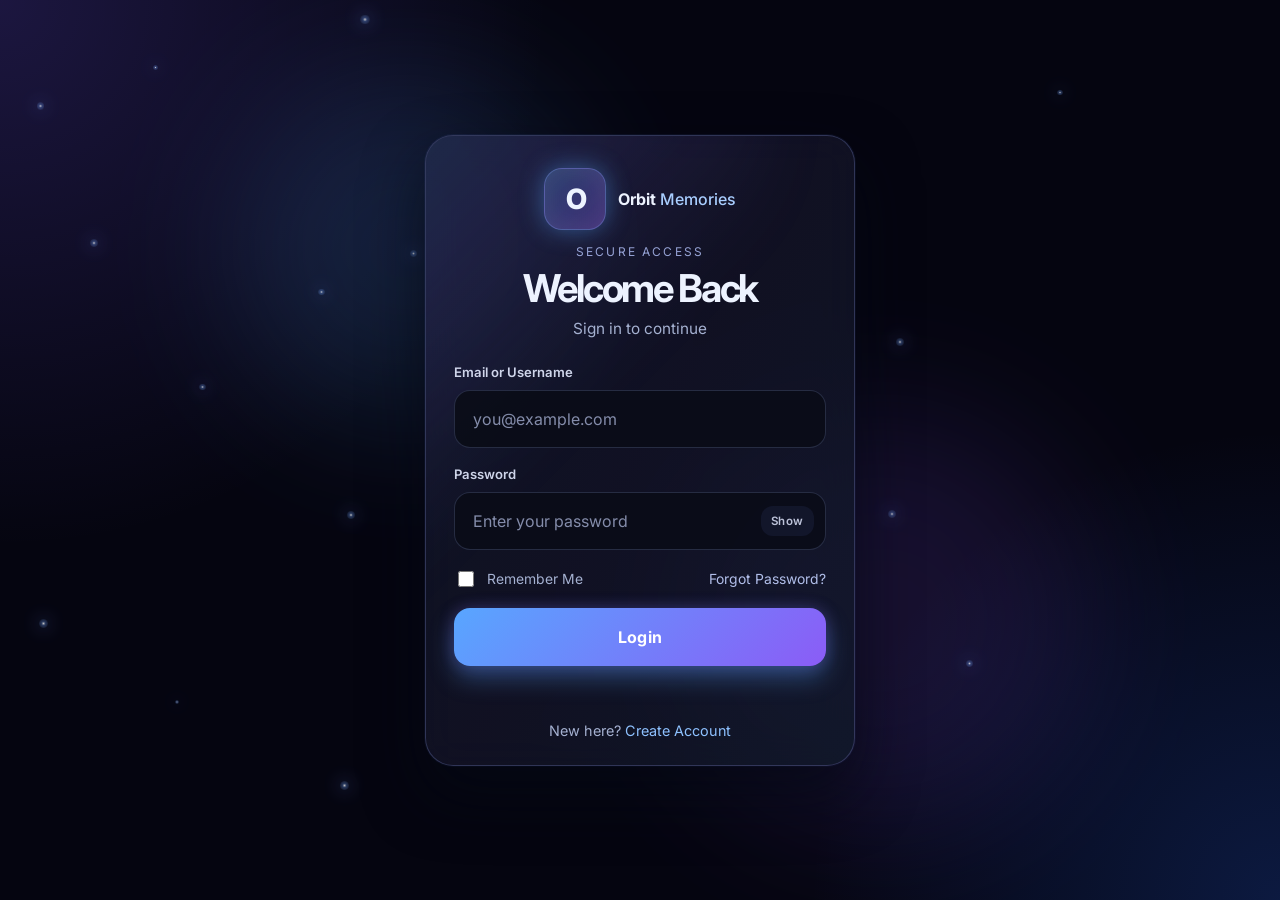
<file: index.html>
<!DOCTYPE html>
<html lang="en">
  <head>
    <meta charset="UTF-8" />
    <meta name="viewport" content="width=device-width, initial-scale=1.0" />
    <meta
      name="description"
      content="Sign in to your Orbit Memories photo archive."
    />
    <title>Orbit Memories | Login</title>
    <link rel="preconnect" href="https://fonts.googleapis.com" />
    <link rel="preconnect" href="https://fonts.gstatic.com" crossorigin />
    <link
      href="https://fonts.googleapis.com/css2?family=Inter:wght@400;500;600;700;800&display=swap"
      rel="stylesheet"
    />
    <link rel="stylesheet" href="style.css?v=2" />
  </head>
  <body class="auth-page login-page">
    <div class="page-transition-overlay" aria-hidden="true">
      <div class="transition-glow"></div>
    </div>

    <div class="page-shell">
      <div class="bg-orb orb-1" aria-hidden="true"></div>
      <div class="bg-orb orb-2" aria-hidden="true"></div>
      <div id="particles" aria-hidden="true"></div>

      <main class="auth-card login-card" aria-label="Login panel">
        <div class="card-glow" aria-hidden="true"></div>

        <div class="brand-wrap" aria-label="Orbit Memories">
          <div class="brand-lockup">
            <div class="brand-mark">O</div>
            <span class="brand-wordmark">Orbit <strong>Memories</strong></span>
          </div>
        </div>

        <p class="eyebrow">Secure Access</p>
        <h1>Welcome Back</h1>
        <p class="subtitle">Sign in to continue</p>

        <form id="loginForm" novalidate>
          <div class="field-wrap" id="userFieldWrap">
            <label for="username">Email or Username</label>
            <input
              id="username"
              name="username"
              type="text"
              placeholder="you@example.com"
              autocomplete="username"
              spellcheck="false"
            />
          </div>

          <div class="field-wrap" id="passwordFieldWrap">
            <label for="password">Password</label>
            <div class="password-input-wrap">
              <input
                id="password"
                name="password"
                type="password"
                placeholder="Enter your password"
                autocomplete="current-password"
              />
              <button
                type="button"
                class="password-toggle"
                aria-label="Show password"
                aria-pressed="false"
              >
                <span class="toggle-icon">Show</span>
              </button>
            </div>
          </div>

          <div class="form-row">
            <label class="checkbox-wrap" for="rememberMe">
              <input id="rememberMe" name="rememberMe" type="checkbox" />
              <span>Remember Me</span>
            </label>
            <a href="forgot-password.html" class="text-link">Forgot Password?</a>
          </div>

          <button type="submit" class="login-btn" id="loginButton">
            <span class="btn-text">Login</span>
            <span class="btn-loader" aria-hidden="true"></span>
          </button>

          <p id="formMessage" class="form-message" aria-live="polite"></p>

          <p class="register-text">
            New here?
            <a href="create-account.html" class="text-link accent-link">Create Account</a>
          </p>
        </form>
      </main>
    </div>

    <script src="script.js?v=2"></script>
  </body>
</html>
</file>
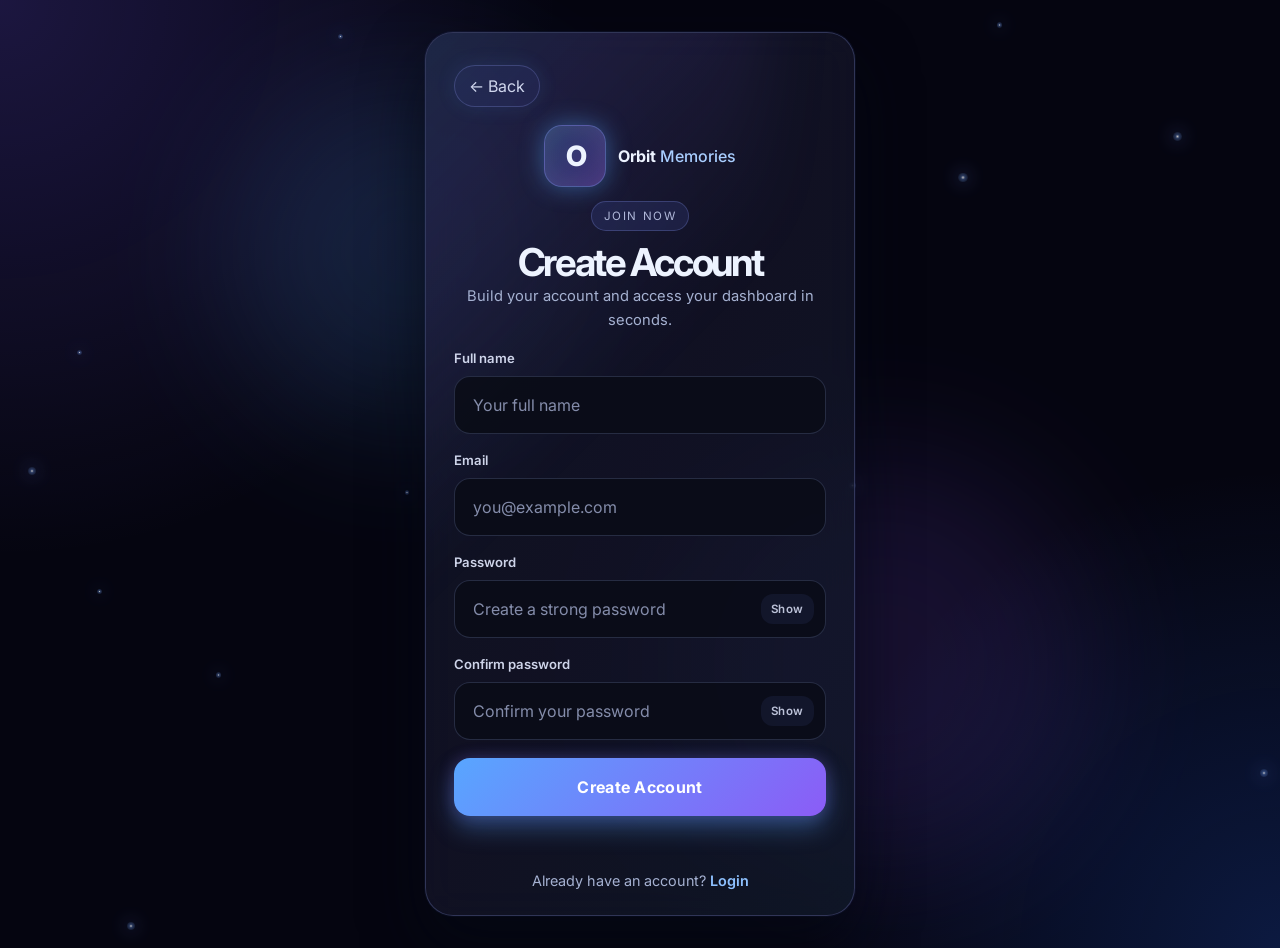
<file: create-account.html>
<!DOCTYPE html>
<html lang="en">
  <head>
    <meta charset="UTF-8" />
    <meta name="viewport" content="width=device-width, initial-scale=1.0" />
    <meta
      name="description"
      content="Create an Orbit Memories account for your personal photo archive."
    />
    <title>Orbit Memories | Create Account</title>
    <link rel="preconnect" href="https://fonts.googleapis.com" />
    <link rel="preconnect" href="https://fonts.gstatic.com" crossorigin />
    <link
      href="https://fonts.googleapis.com/css2?family=Inter:wght@400;500;600;700;800&display=swap"
      rel="stylesheet"
    />
    <link rel="stylesheet" href="style.css?v=2" />
  </head>
  <body class="auth-page signup-page">
    <div class="page-transition-overlay" aria-hidden="true">
      <div class="transition-glow"></div>
    </div>

    <div class="page-shell">
      <div class="bg-orb orb-1" aria-hidden="true"></div>
      <div class="bg-orb orb-2" aria-hidden="true"></div>
      <div id="particles" aria-hidden="true"></div>

      <main class="auth-card" aria-label="Create account panel">
        <div class="card-glow" aria-hidden="true"></div>

        <a href="index.html" class="back-button" aria-label="Back to login">← Back</a>

        <div class="brand-wrap" aria-label="Orbit Memories">
          <div class="brand-lockup">
            <div class="brand-mark">O</div>
            <span class="brand-wordmark">Orbit <strong>Memories</strong></span>
          </div>
        </div>

        <div class="card-header">
          <span class="step-pill">Join now</span>
          <h1>Create Account</h1>
        </div>

        <p class="card-copy">
          Build your account and access your dashboard in seconds.
        </p>

        <form id="signupForm" novalidate>
          <div class="field-wrap" id="signupNameWrap">
            <label for="signupName">Full name</label>
            <input
              id="signupName"
              name="signupName"
              type="text"
              placeholder="Your full name"
              autocomplete="name"
            />
          </div>

          <div class="field-wrap" id="signupEmailWrap">
            <label for="signupEmail">Email</label>
            <input
              id="signupEmail"
              name="signupEmail"
              type="email"
              placeholder="you@example.com"
              autocomplete="email"
            />
          </div>

          <div class="field-wrap" id="signupPasswordWrap">
            <label for="signupPassword">Password</label>
            <div class="password-input-wrap">
              <input
                id="signupPassword"
                name="signupPassword"
                type="password"
                placeholder="Create a strong password"
                autocomplete="new-password"
              />
              <button type="button" class="password-toggle" data-password-toggle="signup" aria-label="Show password" aria-pressed="false">
                <span class="toggle-icon">Show</span>
              </button>
            </div>
          </div>

          <div class="field-wrap" id="signupConfirmWrap">
            <label for="signupConfirm">Confirm password</label>
            <div class="password-input-wrap">
              <input
                id="signupConfirm"
                name="signupConfirm"
                type="password"
                placeholder="Confirm your password"
                autocomplete="new-password"
              />
              <button type="button" class="password-toggle" data-password-toggle="confirm" aria-label="Show password" aria-pressed="false">
                <span class="toggle-icon">Show</span>
              </button>
            </div>
          </div>

          <button type="submit" class="auth-btn" id="signupButton">
            <span class="btn-text">Create Account</span>
            <span class="btn-loader" aria-hidden="true"></span>
          </button>

          <p id="signupMessage" class="form-message" aria-live="polite"></p>

          <p class="tip-text">
            Already have an account?
            <a href="index.html" class="inline-link">Login</a>
          </p>
        </form>
      </main>
    </div>

    <script src="script.js?v=2"></script>
  </body>
</html>
</file>
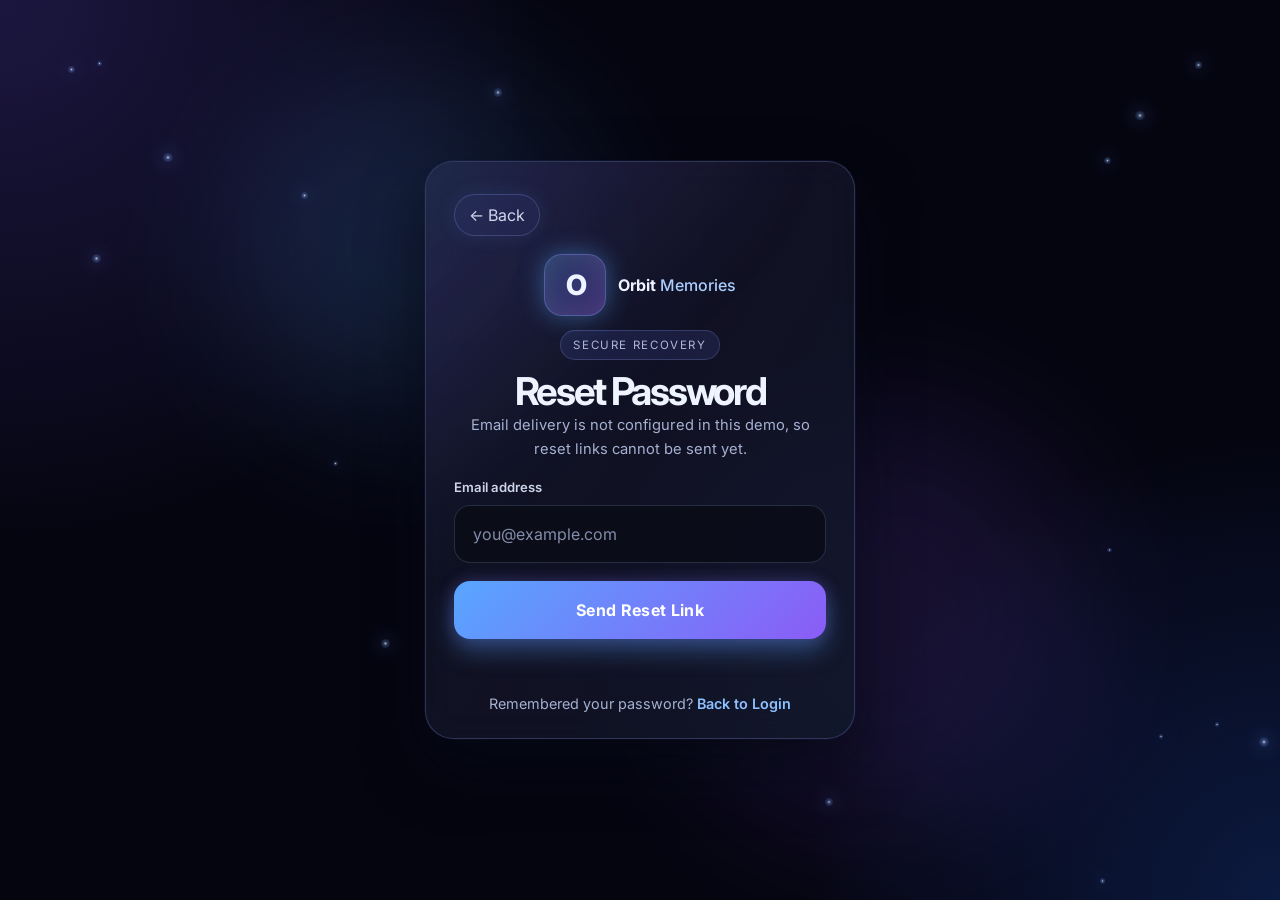
<file: forgot-password.html>
<!DOCTYPE html>
<html lang="en">
  <head>
    <meta charset="UTF-8" />
    <meta name="viewport" content="width=device-width, initial-scale=1.0" />
    <meta
      name="description"
      content="Reset your Orbit Memories account password."
    />
    <title>Orbit Memories | Reset Password</title>
    <link rel="preconnect" href="https://fonts.googleapis.com" />
    <link rel="preconnect" href="https://fonts.gstatic.com" crossorigin />
    <link
      href="https://fonts.googleapis.com/css2?family=Inter:wght@400;500;600;700;800&display=swap"
      rel="stylesheet"
    />
    <link rel="stylesheet" href="style.css?v=2" />
  </head>
  <body class="auth-page forgot-page">
    <div class="page-transition-overlay" aria-hidden="true">
      <div class="transition-glow"></div>
    </div>

    <div class="page-shell">
      <div class="bg-orb orb-1" aria-hidden="true"></div>
      <div class="bg-orb orb-2" aria-hidden="true"></div>
      <div id="particles" aria-hidden="true"></div>

      <main class="auth-card" aria-label="Forgot password panel">
        <div class="card-glow" aria-hidden="true"></div>

        <a href="index.html" class="back-button" aria-label="Back to login">← Back</a>

        <div class="brand-wrap" aria-label="Orbit Memories">
          <div class="brand-lockup">
            <div class="brand-mark">O</div>
            <span class="brand-wordmark">Orbit <strong>Memories</strong></span>
          </div>
        </div>

        <div class="card-header">
          <span class="step-pill">Secure Recovery</span>
          <h1>Reset Password</h1>
        </div>

        <p class="card-copy">
          Email delivery is not configured in this demo, so reset links cannot be sent yet.
        </p>

        <form id="forgotForm" novalidate>
          <div class="field-wrap" id="forgotFieldWrap">
            <label for="forgotEmail">Email address</label>
            <input
              id="forgotEmail"
              name="forgotEmail"
              type="email"
              placeholder="you@example.com"
              autocomplete="email"
            />
          </div>

          <button type="submit" class="auth-btn" id="forgotButton">
            <span class="btn-text">Send Reset Link</span>
            <span class="btn-loader" aria-hidden="true"></span>
          </button>

          <p id="forgotMessage" class="form-message" aria-live="polite"></p>

          <p class="tip-text">
            Remembered your password?
            <a href="index.html" class="inline-link">Back to Login</a>
          </p>
        </form>
      </main>
    </div>

    <script src="script.js?v=2"></script>
  </body>
</html>
</file>
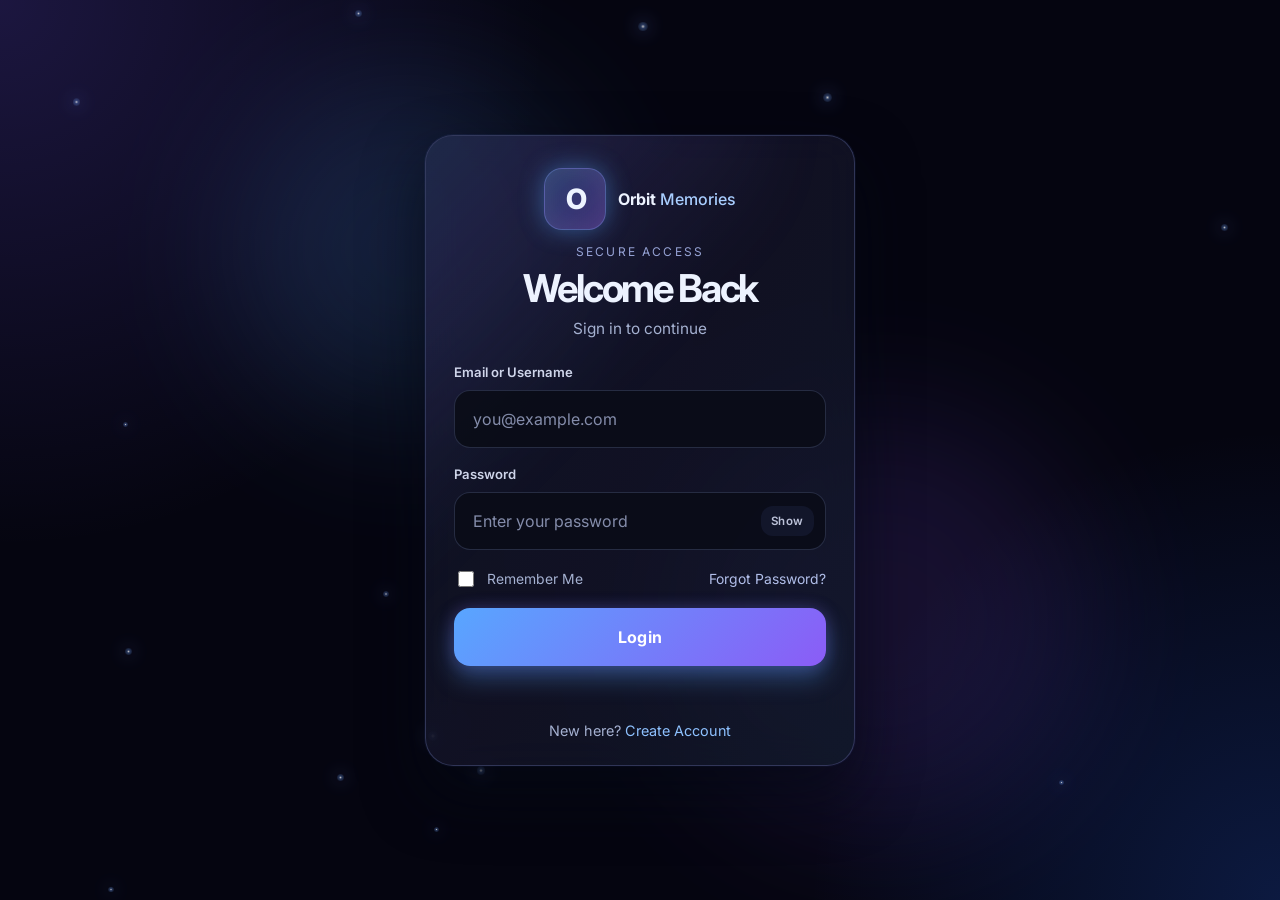
<file: vault.html>
<!DOCTYPE html>
<html lang="en">
  <head>
    <meta charset="UTF-8" />
    <meta name="viewport" content="width=device-width, initial-scale=1.0" />
    <meta name="description" content="A personal photo archive among the stars." />
    <title>Orbit Memories | Photo Archive</title>
    <link rel="preconnect" href="https://fonts.googleapis.com" />
    <link rel="preconnect" href="https://fonts.gstatic.com" crossorigin />
    <link
      href="https://fonts.googleapis.com/css2?family=DM+Sans:wght@400;500;600;700&family=Space+Grotesk:wght@400;500;600;700&display=swap"
      rel="stylesheet"
    />
    <link rel="stylesheet" href="style.css?v=2" />
  </head>
  <body class="vault-page" id="vaultPage">
    <div class="vault-space" aria-hidden="true">
      <div class="vault-nebula"></div>
      <div class="vault-stars vault-stars-far"></div>
      <div class="vault-stars vault-stars-near"></div>
    </div>

    <header class="vault-topbar">
      <a class="vault-brand" href="#gallery" aria-label="Orbit Memories home">
        <span class="vault-brand-mark" aria-hidden="true">O</span>
        <span class="vault-brand-name">ORBIT <span>MEMORIES</span></span>
      </a>

      <div class="vault-account">
        <div class="vault-avatar" id="accountAvatar" aria-hidden="true">N</div>
        <div class="vault-account-copy">
          <span class="vault-account-label">PERSONAL VAULT</span>
          <strong id="accountName">Your archive</strong>
        </div>
        <div class="vault-account-actions">
          <button class="vault-tutorial-button" id="openTutorial" type="button" title="How to use Orbit Memories" aria-label="Open the Orbit Memories tutorial">
            <svg viewBox="0 0 24 24" aria-hidden="true"><circle cx="12" cy="12" r="9" /><path d="M9.6 9a2.5 2.5 0 0 1 4.8.8c0 1.7-2.4 2.2-2.4 3.7m0 3h.01" /></svg>
            <span>Tutorial</span>
          </button>
          <button class="vault-switch-account" id="switchAccountButton" type="button" title="Switch account" aria-label="Switch account">
            <svg viewBox="0 0 24 24" aria-hidden="true"><path d="M16 21v-2a4 4 0 0 0-4-4H8a4 4 0 0 0-4 4v2m6-10a4 4 0 1 0 0-8 4 4 0 0 0 0 8Zm10-7v6m3-3h-6" /></svg>
            <span>Switch account</span>
          </button>
          <button class="vault-logout" id="logoutButton" type="button" title="Sign out" aria-label="Sign out">
            <svg viewBox="0 0 24 24" aria-hidden="true"><path d="M10 17l5-5-5-5M15 12H3m9-8h6a2 2 0 0 1 2 2v12a2 2 0 0 1-2 2h-6" /></svg>
            <span class="logout-label">Sign out</span>
          </button>
        </div>
      </div>
    </header>

    <main class="vault-main">
      <section class="vault-hero" aria-labelledby="vaultHeading">
        <div class="vault-hero-copy">
          <p class="vault-eyebrow"><span></span> YOUR QUIET CORNER OF THE UNIVERSE</p>
          <h1 id="vaultHeading">Keep your moments<br /><span>among the stars.</span></h1>
          <p class="vault-intro">A little universe for the images you want to keep close.</p>
        </div>
        <div class="vault-orbit" aria-hidden="true">
          <span class="orbit-ring orbit-ring-one"></span>
          <span class="orbit-ring orbit-ring-two"></span>
          <span class="orbit-core"></span>
          <span class="orbit-satellite"></span>
        </div>
      </section>

      <section class="vault-gallery" id="gallery" aria-labelledby="galleryHeading">
        <div class="gallery-heading-row">
          <div>
            <p class="vault-section-label">YOUR COLLECTION</p>
            <h2 id="galleryHeading">All memories <span id="photoCount">0</span></h2>
          </div>
          <div class="vault-storage-note"><span class="storage-dot"></span> SAVED ON THIS DEVICE</div>
        </div>

        <div class="gallery-toolbar">
          <label class="photo-search">
            <svg viewBox="0 0 24 24" aria-hidden="true"><circle cx="11" cy="11" r="7" /><path d="m20 20-4-4" /></svg>
            <input id="photoSearch" type="search" aria-label="Search photos and videos" placeholder="Find a memory" autocomplete="off" />
          </label>
          <label class="sort-control">
            <span>Sort</span>
            <select id="photoSort" aria-label="Sort photos and videos">
              <option value="newest">Newest</option>
              <option value="oldest">Oldest</option>
              <option value="name">Name</option>
            </select>
          </label>
          <button class="vault-upload-button" id="uploadButton" type="button">
            <svg viewBox="0 0 24 24" aria-hidden="true"><path d="M12 16V4m0 0L7 9m5-5 5 5M5 14v5a1 1 0 0 0 1 1h12a1 1 0 0 0 1-1v-5" /></svg>
            <span>Add media</span>
          </button>
          <input id="photoInput" type="file" accept="image/jpeg,image/png,image/webp,image/gif,image/avif,video/mp4,video/webm" multiple hidden />
        </div>

        <button class="vault-dropzone" id="uploadDropzone" type="button" aria-label="Choose photos and videos or drop media files here">
          <span class="dropzone-icon" aria-hidden="true">
            <svg viewBox="0 0 24 24"><path d="M12 16V4m0 0L7 9m5-5 5 5M5 14v5a1 1 0 0 0 1 1h12a1 1 0 0 0 1-1v-5" /></svg>
          </span>
          <span class="dropzone-copy"><strong>Bring photos and videos into orbit</strong><span>Drop media here or <u>browse your files</u></span></span>
          <span class="dropzone-limit">JPG, PNG, WEBP, MP4, WEBM <i>·</i> PHOTOS 25 MB / VIDEOS 250 MB</span>
        </button>

        <p class="vault-status" id="vaultStatus" role="status" aria-live="polite"></p>

        <section class="media-collection-section photos-collection" id="photosSection" aria-labelledby="photosHeading" hidden>
          <div class="media-section-heading">
            <div>
              <p class="vault-section-label">STILL MOMENTS</p>
              <h3 id="photosHeading">Photos <span id="photosCount">0</span></h3>
            </div>
            <span class="media-section-description">Images in your orbit</span>
          </div>
          <div class="photo-grid" id="photoGrid" aria-live="polite"></div>
          <p class="media-empty-note" id="noPhotosState" hidden></p>
        </section>

        <section class="media-collection-section videos-collection" id="videosSection" aria-labelledby="videosHeading" hidden>
          <div class="media-section-heading">
            <div>
              <p class="vault-section-label">MOTION MEMORIES</p>
              <h3 id="videosHeading">Videos <span id="videosCount">0</span></h3>
            </div>
            <span class="media-section-description">Moving moments in your orbit</span>
          </div>
          <div class="photo-grid" id="videoGrid" aria-live="polite"></div>
          <p class="media-empty-note" id="noVideosState" hidden></p>
        </section>

        <div class="vault-empty-state" id="emptyState" hidden>
          <div class="empty-constellation" aria-hidden="true"><span></span><span></span><span></span><span></span></div>
          <p class="vault-section-label">A NEW CONSTELLATION STARTS HERE</p>
          <h3>Your collection is waiting.</h3>
          <p>Choose photos or videos and give your memories a place among the stars.</p>
          <button class="vault-upload-button" id="emptyUploadButton" type="button">
            <svg viewBox="0 0 24 24" aria-hidden="true"><path d="M12 16V4m0 0L7 9m5-5 5 5M5 14v5a1 1 0 0 0 1 1h12a1 1 0 0 0 1-1v-5" /></svg>
            Add your first memories
          </button>
        </div>

        <p class="vault-footnote">Your photos and videos stay in this browser on this device. They are not uploaded to a server.</p>
      </section>
    </main>

    <dialog class="guided-tour" id="guidedTour" aria-labelledby="tourTitle">
      <section class="tour-welcome" id="tourWelcome" aria-labelledby="tourWelcomeTitle" hidden>
        <div class="tour-welcome-content">
          <div class="tour-welcome-topline">
            <a class="welcome-brand" href="#gallery" aria-label="Orbit Memories home">
              <span class="vault-brand-mark" aria-hidden="true">O</span>
              <span>ORBIT <strong>MEMORIES</strong></span>
            </a>
            <button class="tour-close" id="closeWelcome" type="button" aria-label="Close welcome screen">×</button>
          </div>

          <div class="welcome-planet" aria-hidden="true">
            <span class="welcome-planet-ring"></span>
            <span class="welcome-planet-core"></span>
            <span class="welcome-planet-star"></span>
          </div>

          <p class="welcome-eyebrow"><span></span> A LITTLE SPACE FOR WHAT MATTERS</p>
          <h2 id="tourWelcomeTitle">Welcome to Orbit Memories,<br /><span id="tourWelcomeName">traveler</span>.</h2>
          <p class="welcome-lead">Your own corner of the universe is ready.</p>
          <div class="welcome-story">
            <p>Here, the photos and videos you choose can live together in one calm, personal collection. Add a favorite moment, give it a little space, and come back to it whenever you like.</p>
            <p>There is no rush to fill your orbit. Start with one picture or bring in a whole constellation. You can search by filename, change the order, open a photo for a closer look, play a video, and download another copy whenever you need one.</p>
            <p>Your collection is saved in this browser on this device. This welcome is just the beginning; a short guided tour will point out each useful control so you can find your way around with confidence.</p>
          </div>

          <div class="welcome-tour-preview">
            <p class="tour-kicker">ON YOUR QUICK TOUR</p>
            <ol>
              <li><span>01</span><strong>Bring photos and videos into orbit</strong></li>
              <li><span>02</span><strong>Find videos in their own section</strong></li>
              <li><span>03</span><strong>Open a photo, play a video, and download again</strong></li>
              <li><span>04</span><strong>Find, sort, and manage your collection</strong></li>
            </ol>
          </div>

          <p class="welcome-scroll-hint"><span aria-hidden="true">↓</span> SCROLL DOWN TO BEGIN</p>
          <button class="tour-start" id="startTutorial" type="button">
            <span>Start tutorial</span>
            <svg viewBox="0 0 24 24" aria-hidden="true"><path d="M5 12h14m-6-6 6 6-6 6" /></svg>
          </button>
          <p class="welcome-exit-note">You can close this welcome and open the tutorial later from the gallery.</p>
        </div>
      </section>
      <div class="tour-shade" id="tourShade" aria-hidden="true"></div>
      <div class="tour-spotlight" id="tourSpotlight" aria-hidden="true"></div>
      <section class="tour-card" id="tourCard" aria-live="polite">
        <div class="tour-card-topline">
          <span class="tour-kicker">ORBIT MEMORIES / QUICK TOUR</span>
          <button class="tour-close" id="closeTutorial" type="button" title="Close tutorial" aria-label="Close tutorial">×</button>
        </div>
        <div class="tour-progress-row">
          <span id="tourStepCount">STEP 1 OF 7</span>
          <div class="tour-progress-dots" id="tourProgressDots" aria-hidden="true"></div>
        </div>
        <h2 id="tourTitle">Welcome to Orbit Memories</h2>
        <p class="tour-copy" id="tourCopy"></p>
        <div class="tour-controls">
          <button class="tour-skip" id="skipTutorial" type="button">Skip tutorial</button>
          <div class="tour-navigation">
            <button class="tour-back" id="previousTourStep" type="button">Back</button>
            <button class="tour-next" id="nextTourStep" type="button">Next step</button>
          </div>
        </div>
      </section>
    </dialog>

    <dialog class="photo-viewer" id="photoDialog" aria-labelledby="viewerTitle">
      <div class="viewer-layout">
        <button class="viewer-close" id="closeViewer" type="button" aria-label="Close photo preview">
          <svg viewBox="0 0 24 24" aria-hidden="true"><path d="m6 6 12 12M18 6 6 18" /></svg>
        </button>
        <div class="viewer-image-wrap">
          <img id="viewerImage" alt="" />
          <video id="viewerVideo" controls playsinline preload="metadata" hidden></video>
        </div>
        <div class="viewer-details">
          <div class="viewer-caption"><p class="vault-section-label">A MOMENT IN YOUR UNIVERSE</p><h2 id="viewerTitle"></h2><p id="viewerDate"></p></div>
          <div class="viewer-actions">
            <button class="viewer-action viewer-download" id="downloadPhoto" type="button" title="Download this memory again" aria-label="Download this memory again">
              <svg viewBox="0 0 24 24" aria-hidden="true"><path d="M12 4v11m0 0 4-4m-4 4-4-4M5 17v3h14v-3" /></svg>
              <span>Download again</span>
            </button>
            <button class="viewer-action viewer-delete" id="deletePhoto" type="button" title="Delete photo" aria-label="Delete photo">
              <svg viewBox="0 0 24 24" aria-hidden="true"><path d="M4 7h16m-10 4v6m4-6v6M6 7l1 14h10l1-14M9 7V4h6v3" /></svg>
            </button>
          </div>
        </div>
      </div>
    </dialog>

    <script src="script.js?v=2"></script>
  </body>
</html>
</file>
<file: style.css>
:root {
  --bg-dark: #050510;
  --bg-panel: rgba(15, 17, 32, 0.74);
  --panel-border: rgba(151, 161, 255, 0.28);
  --panel-highlight: rgba(115, 143, 255, 0.45);
  --text-primary: #edf3ff;
  --text-muted: #a5b1d1;    
  --accent-primary: #58a6ff;
  --accent-secondary: #8b5cf6;
  --success: #38d39f;
  --error: #ff6b8a;
  --field-border: rgba(139, 156, 220, 0.22);
  --radius-lg: 28px;
  --transition: 220ms ease;
  --container-width: 430px;
}

* {
  box-sizing: border-box;
}

html {
  scroll-behavior: smooth;
}

html, body {
  margin: 0;
  min-height: 100%;
  font-family: "Inter", sans-serif;
  background: var(--bg-dark);
  color: var(--text-primary);
}

body {
  min-height: 100vh;
  display: grid;
  place-items: center;
  overflow-x: hidden;
  overflow-y: auto;
  background:
    radial-gradient(circle at top left, rgba(120, 92, 255, 0.2), transparent 35%),
    radial-gradient(circle at bottom right, rgba(37, 99, 235, 0.22), transparent 30%),
    var(--bg-dark);
  opacity: 1;
  transition: opacity 450ms ease;
}

body.is-transitioning {
  opacity: 0.92;
}

.page-shell::before {
  content: "";
  position: absolute;
  inset: 0;
  background: rgba(3, 4, 10, 0.68);
  z-index: 10;
  pointer-events: none;
  opacity: 0;
  -webkit-mask-image: radial-gradient(ellipse var(--password-focus-radius-x, 0px) var(--password-focus-radius-y, 0px) at var(--password-focus-x, 50%) var(--password-focus-y, 50%), transparent 0, transparent 78%, #000 100%);
  mask-image: radial-gradient(ellipse var(--password-focus-radius-x, 0px) var(--password-focus-radius-y, 0px) at var(--password-focus-x, 50%) var(--password-focus-y, 50%), transparent 0, transparent 78%, #000 100%);
  transition: none;
}

body.password-focus-mode .page-shell::before {
  opacity: 1;
}

body.password-focus-mode .auth-card {
  z-index: 1;
}

body.password-focus-mode .password-input-wrap.is-focused {
  position: relative;
  z-index: 12;
  filter: brightness(1.12) saturate(1.2);
}

button, input, a {
  font: inherit;
}

.page-transition-overlay {
  position: fixed;
  inset: 0;
  z-index: 20;
  pointer-events: none;
  opacity: 0;
  visibility: hidden;
  transition: opacity 500ms ease, visibility 500ms ease;
  background: linear-gradient(120deg, rgba(12, 16, 30, 0.25), rgba(8, 12, 22, 0.65), rgba(37, 59, 120, 0.7));
}

.page-transition-overlay.active {
  opacity: 1;
  visibility: visible;
}

.transition-glow {
  position: absolute;
  inset: -20%;
  background: radial-gradient(circle at 20% 50%, rgba(120, 127, 255, 0.5), transparent 18%),
              radial-gradient(circle at 80% 40%, rgba(151, 92, 255, 0.4), transparent 16%),
              radial-gradient(circle at 60% 75%, rgba(87, 170, 255, 0.32), transparent 20%);
  filter: blur(10px);
  transform: scale(1.2) translateX(-8%) translateY(-5%);
  animation: overlayPulse 1.3s ease-in-out infinite alternate;
}

.page-shell {
  position: relative;
  width: 100%;
  min-height: 100vh;
  display: grid;
  place-items: center;
  overflow: hidden;
  isolation: isolate;
  padding: 32px 0;
}

.bg-orb {
  position: absolute;
  border-radius: 50%;
  filter: blur(70px);
  opacity: 0.75;
  z-index: -3;
  animation: gradientShift 18s ease-in-out infinite alternate;
}

.orb-1 {
  width: 22rem;
  height: 22rem;
  background: rgba(88, 166, 255, 0.2);
  top: 8%;
  left: 18%;
}

.orb-2 {
  width: 26rem;
  height: 26rem;
  background: rgba(139, 92, 246, 0.18);
  right: 15%;
  bottom: 8%;
  animation-delay: 1.5s;
}

#particles {
  position: absolute;
  inset: 0;
  z-index: -2;
  overflow: hidden;
}

.particle {
  position: absolute;
  width: var(--size);
  height: var(--size);
  border-radius: 50%;
  background: radial-gradient(circle, rgba(255,255,255,0.9) 0%, rgba(117,166,255,0.4) 30%, transparent 100%);
  box-shadow: 0 0 18px rgba(115, 143, 255, 0.55);
  animation: drift var(--duration) linear infinite;
  opacity: 0.8;
}

.back-button {
  position: relative;
  z-index: 2;
  display: inline-flex;
  align-items: center;
  gap: 8px;
  margin: 0 0 18px;
  padding: 10px 14px;
  color: rgba(227, 234, 255, 0.9);
  text-decoration: none;
  border: 1px solid rgba(149, 164, 255, 0.24);
  border-radius: 999px;
  background: rgba(105, 124, 255, 0.08);
  box-shadow: 0 0 20px rgba(88, 166, 255, 0.12);
  transition: transform var(--transition), border-color var(--transition), background var(--transition), box-shadow var(--transition);
}

.back-button:hover,
.back-button:focus-visible {
  transform: translateX(-2px);
  background: rgba(105, 124, 255, 0.12);
  border-color: rgba(149, 164, 255, 0.38);
  box-shadow: 0 0 26px rgba(88, 166, 255, 0.18);
  outline: none;
}

.auth-card {
  position: relative;
  width: min(var(--container-width), calc(100vw - 32px));
  padding: 32px 28px 26px;
  border-radius: var(--radius-lg);
  background: rgba(12, 15, 25, 0.74);
  border: 1px solid var(--panel-border);
  backdrop-filter: blur(18px);
  -webkit-backdrop-filter: blur(18px);
  box-shadow: 0 28px 60px rgba(4, 8, 20, 0.7), 0 0 0 1px rgba(95, 129, 255, 0.08);
  overflow: hidden;
  opacity: 0;
  transform: translateY(26px) scale(0.96);
  animation: cardIn 0.9s cubic-bezier(0.2, 0.7, 0.2, 1) forwards;
}

.auth-card::before {
  content: "";
  position: absolute;
  inset: 0;
  background: linear-gradient(120deg, rgba(88, 166, 255, 0.08), rgba(139, 92, 246, 0.08), rgba(88, 166, 255, 0.08));
  opacity: 0.75;
  pointer-events: none;
}

.card-glow {
  position: absolute;
  inset: 0;
  background: linear-gradient(135deg, rgba(88,166,255,0.16), rgba(139,92,246,0.12), transparent 55%);
  filter: blur(32px);
  transform: translateX(-20%) translateY(-10%);
  animation: glowMove 9s ease-in-out infinite alternate;
}

.brand-wrap,
.eyebrow,
h1,
.subtitle,
form,
.register-text,
.card-header,
.card-copy,
.auth-actions,
.inline-link,
.tip-text {
  position: relative;
  z-index: 1;
}

.brand-wrap {
  display: flex;
  justify-content: center;
  margin-bottom: 14px;
}

.brand-lockup {
  display: flex;
  align-items: center;
  gap: 12px;
}

.brand-wordmark {
  color: var(--text-primary);
  font-size: 1rem;
  font-weight: 700;
}

.brand-wordmark strong {
  color: #a9ceff;
  font-weight: 500;
}

.brand-mark {
  width: 62px;
  height: 62px;
  display: grid;
  place-items: center;
  border-radius: 18px;
  font-size: 1.75rem;
  font-weight: 800;
  letter-spacing: -0.08em;
  color: var(--text-primary);
  background: linear-gradient(135deg, rgba(88,166,255,0.25), rgba(139,92,246,0.35));
  border: 1px solid rgba(140, 167, 255, 0.35);
  box-shadow: 0 0 24px rgba(88, 166, 255, 0.45), inset 0 0 22px rgba(255,255,255,0.08);
  animation: pulse 3.2s ease-in-out infinite;
}

.eyebrow {
  text-align: center;
  margin: 2px 0 6px;
  font-size: 0.75rem;
  letter-spacing: 0.18em;
  text-transform: uppercase;
  color: rgba(182, 198, 255, 0.8);
}

h1 {
  margin: 0;
  text-align: center;
  font-size: clamp(2rem, 3vw, 2.5rem);
  font-weight: 700;
  letter-spacing: -0.06em;
}

.subtitle {
  margin: 8px 0 26px;
  text-align: center;
  font-size: 0.96rem;
  color: var(--text-muted);
}

.card-header {
  display: flex;
  flex-direction: column;
  align-items: center;
  justify-content: center;
  gap: 8px;
}

.step-pill {
  display: inline-flex;
  align-items: center;
  justify-content: center;
  padding: 7px 12px;
  border: 1px solid rgba(146, 164, 255, 0.24);
  border-radius: 999px;
  background: rgba(99, 120, 255, 0.12);
  color: rgba(214, 223, 255, 0.8);
  font-size: 0.72rem;
  letter-spacing: 0.14em;
  text-transform: uppercase;
}

.card-copy {
  margin: 0 0 18px;
  text-align: center;
  color: var(--text-muted);
  line-height: 1.6;
  font-size: 0.92rem;
}

form {
  display: grid;
  gap: 18px;
}

.field-wrap {
  position: relative;
  display: grid;
  gap: 10px;
}

.field-wrap label {
  font-size: 0.82rem;
  font-weight: 600;
  color: rgba(227, 234, 255, 0.9);
}

.field-wrap input {
  width: 100%;
  height: 58px;
  border: 1px solid var(--field-border);
  border-radius: 16px;
  background: rgba(10, 13, 24, 0.9);
  color: var(--text-primary);
  padding: 0 18px;
  outline: none;
  transition: border-color var(--transition), box-shadow var(--transition), transform var(--transition), background var(--transition);
}

.field-wrap input::placeholder {
  color: rgba(166, 177, 211, 0.78);
}

.field-wrap:focus-within {
  transform: translateY(-1px);
}

.field-wrap:focus-within input {
  border-color: rgba(88, 166, 255, 0.8);
  box-shadow: 0 0 0 4px rgba(88, 166, 255, 0.12), 0 0 18px rgba(88, 166, 255, 0.12);
  background: rgba(12, 16, 28, 0.95);
}

.field-wrap.error input {
  border-color: rgba(255, 107, 138, 0.9);
  box-shadow: 0 0 0 4px rgba(255, 107, 138, 0.08);
}

.password-input-wrap {
  position: relative;
  z-index: 1;
  transition: transform var(--transition), filter var(--transition);
}

.password-input-wrap::before {
  content: "";
  position: absolute;
  inset: -18px -12px -18px -12px;
  border-radius: 24px;
  background: radial-gradient(circle at 50% 50%, rgba(121, 147, 255, 0.18), rgba(88, 166, 255, 0.08) 28%, transparent 70%);
  opacity: 0;
  filter: blur(18px);
  transform: scale(0.9);
  transition: opacity 260ms ease, transform 260ms ease;
  pointer-events: none;
}

.password-input-wrap.is-focused::before {
  opacity: 1;
  transform: scale(1.04);
  background: radial-gradient(ellipse at center, rgba(117, 190, 255, 0.4), rgba(88, 166, 255, 0.2) 42%, transparent 74%);
  filter: blur(22px);
  animation: passwordLightPulse 2.4s ease-in-out infinite;
}

.password-input-wrap.is-focused {
  transform: translateY(-1px);
  filter: brightness(1.14) saturate(1.3);
  z-index: 12;
}

.password-input-wrap.is-focused input {
  border-color: rgba(145, 207, 255, 0.98);
  background: rgba(10, 20, 38, 0.98);
  box-shadow: 0 0 0 1px rgba(145, 207, 255, 0.55), 0 0 14px rgba(88, 166, 255, 0.7), 0 0 34px rgba(88, 166, 255, 0.42), inset 0 0 18px rgba(88, 166, 255, 0.12);
}

.password-input-wrap.is-focused .password-toggle {
  color: #fff;
  background: rgba(88, 166, 255, 0.28);
  box-shadow: 0 0 12px rgba(88, 166, 255, 0.7), 0 0 24px rgba(88, 166, 255, 0.36);
}

.password-input-wrap input {
  padding-right: 64px;
}

.password-toggle {
  position: absolute;
  top: 50%;
  right: 12px;
  transform: translateY(-50%);
  border: 0;
  border-radius: 12px;
  background: rgba(115, 143, 255, 0.08);
  color: rgba(226, 232, 255, 0.82);
  font-size: 0.72rem;
  font-weight: 600;
  letter-spacing: 0.05em;
  padding: 8px 10px;
  cursor: pointer;
  transition: transform var(--transition), background var(--transition), box-shadow var(--transition), color var(--transition);
}

.password-toggle:hover,
.password-toggle:focus-visible {
  background: rgba(115, 143, 255, 0.15);
  box-shadow: 0 0 12px rgba(88, 166, 255, 0.15);
  outline: none;
}

.password-toggle:active {
  transform: translateY(-50%) scale(0.97);
}

.form-row {
  display: flex;
  align-items: center;
  justify-content: space-between;
  gap: 12px;
  font-size: 0.87rem;
  color: var(--text-muted);
}

.checkbox-wrap {
  display: inline-flex;
  align-items: center;
  gap: 10px;
  cursor: pointer;
}

.checkbox-wrap input {
  width: 16px;
  height: 16px;
  accent-color: var(--accent-primary);
  cursor: pointer;
}

.text-link,
.inline-link {
  color: rgba(195, 210, 255, 0.9);
  text-decoration: none;
  transition: color var(--transition), opacity var(--transition);
}

.text-link:hover,
.text-link:focus-visible,
.inline-link:hover,
.inline-link:focus-visible {
  color: #fff;
}

.accent-link {
  color: #8ec1ff;
}

.auth-btn,
.login-btn {
  position: relative;
  width: 100%;
  height: 58px;
  border: none;
  border-radius: 16px;
  color: white;
  font-size: 1rem;
  font-weight: 700;
  letter-spacing: 0.02em;
  cursor: pointer;
  background: linear-gradient(135deg, var(--accent-primary), var(--accent-secondary));
  box-shadow: 0 12px 24px rgba(88, 166, 255, 0.35), 0 0 16px rgba(139, 92, 246, 0.25);
  transition: transform var(--transition), box-shadow var(--transition), filter var(--transition), opacity var(--transition);
  overflow: hidden;
}

.auth-btn::before,
.login-btn::before {
  content: "";
  position: absolute;
  inset: 0;
  background: linear-gradient(120deg, transparent 0%, rgba(255,255,255,0.38) 40%, transparent 80%);
  transform: translateX(-130%);
  transition: transform 700ms ease;
}

.auth-btn:hover,
.auth-btn:focus-visible,
.login-btn:hover,
.login-btn:focus-visible {
  transform: translateY(-2px) scale(1.01);
  box-shadow: 0 18px 28px rgba(88, 166, 255, 0.38), 0 0 32px rgba(139, 92, 246, 0.3);
  filter: saturate(1.08);
  outline: none;
}

.auth-btn:hover::before,
.auth-btn:focus-visible::before,
.login-btn:hover::before,
.login-btn:focus-visible::before {
  transform: translateX(130%);
}

.auth-btn:active,
.login-btn:active {
  transform: translateY(0) scale(0.995);
}

.auth-btn.is-loading,
.login-btn.is-loading {
  pointer-events: none;
  opacity: 0.96;
}

.auth-btn.is-success,
.login-btn.is-success {
  background: linear-gradient(135deg, #1fdb9d, #43d19b);
  box-shadow: 0 16px 28px rgba(56, 211, 159, 0.28);
}

.btn-text,
.btn-loader {
  position: relative;
  z-index: 1;
}

.btn-loader {
  position: absolute;
  right: 24px;
  top: 50%;
  width: 18px;
  height: 18px;
  border: 2px solid rgba(255,255,255,0.35);
  border-top-color: rgba(255,255,255,0.9);
  border-radius: 50%;
  transform: translateY(-50%);
  opacity: 0;
  animation: spin 0.9s linear infinite;
}

.auth-btn.is-loading .btn-loader,
.login-btn.is-loading .btn-loader {
  opacity: 1;
}

.auth-btn.is-loading .btn-text,
.login-btn.is-loading .btn-text {
  padding-right: 20px;
}

.form-message {
  min-height: 20px;
  margin: 0;
  font-size: 0.8rem;
  line-height: 1.4;
  opacity: 0;
  transform: translateY(-4px);
  transition: opacity var(--transition), transform var(--transition);
}

.form-message.show {
  opacity: 1;
  transform: translateY(0);
}

.form-message.error {
  color: var(--error);
}

.form-message.success {
  color: var(--success);
}

.register-text,
.tip-text {
  margin: 0;
  text-align: center;
  color: var(--text-muted);
  font-size: 0.9rem;
}

.auth-actions {
  display: flex;
  justify-content: center;
  margin-top: 4px;
}

.inline-link {
  font-weight: 600;
  color: #8ec1ff;
}

.vault-page {
  --vault-ink: #080a12;
  --vault-text: #f2f2f7;
  --vault-muted: #9c9fb2;
  --vault-line: rgba(196, 205, 238, 0.14);
  --vault-cyan: #a2e8f1;
  --vault-lilac: #cbb7ff;
  display: block;
  min-height: 100vh;
  background:
    radial-gradient(ellipse at 14% 12%, rgba(73, 62, 125, 0.26), transparent 37%),
    radial-gradient(ellipse at 88% 52%, rgba(23, 89, 109, 0.17), transparent 38%),
    var(--vault-ink);
  color: var(--vault-text);
  font-family: "DM Sans", sans-serif;
}

.vault-page [hidden] {
  display: none !important;
}

.vault-space {
  position: fixed;
  inset: 0;
  z-index: 0;
  overflow: hidden;
  pointer-events: none;
}

.vault-nebula {
  position: absolute;
  width: 150vw;
  height: 48vh;
  min-height: 340px;
  left: -24vw;
  top: 6vh;
  transform: rotate(-19deg);
  opacity: 0.68;
  filter: blur(34px);
  background:
    radial-gradient(ellipse at 17% 54%, rgba(242, 112, 159, 0.23), transparent 25%),
    radial-gradient(ellipse at 39% 42%, rgba(167, 127, 242, 0.32), transparent 28%),
    radial-gradient(ellipse at 60% 56%, rgba(90, 183, 201, 0.2), transparent 26%),
    radial-gradient(ellipse at 82% 43%, rgba(232, 172, 121, 0.14), transparent 23%);
  animation: nebulaDrift 36s ease-in-out infinite alternate;
}

.vault-nebula::after {
  content: "";
  position: absolute;
  inset: 34% 0 34%;
  background: linear-gradient(90deg, transparent, rgba(221, 212, 255, 0.12), rgba(171, 227, 243, 0.14), transparent);
  filter: blur(24px);
}

.vault-stars {
  position: absolute;
  inset: -50%;
  background-repeat: repeat;
}

.vault-stars-far {
  opacity: 0.44;
  background-image:
    radial-gradient(1px 1px at 20px 35px, #fff 99%, transparent),
    radial-gradient(1px 1px at 90px 120px, rgba(202, 222, 255, 0.9) 99%, transparent),
    radial-gradient(1px 1px at 170px 70px, rgba(255, 222, 191, 0.8) 99%, transparent);
  background-size: 210px 180px, 270px 230px, 330px 260px;
  animation: starsFloat 150s linear infinite;
}

.vault-stars-near {
  opacity: 0.5;
  background-image:
    radial-gradient(1.5px 1.5px at 45px 80px, #fff 99%, transparent),
    radial-gradient(1px 1px at 155px 25px, rgba(178, 229, 248, 0.92) 99%, transparent),
    radial-gradient(1px 1px at 220px 155px, rgba(255, 220, 233, 0.9) 99%, transparent);
  background-size: 290px 250px, 370px 320px, 420px 360px;
  animation: starsFloat 105s linear infinite reverse;
}

.vault-topbar {
  position: relative;
  z-index: 1;
  height: 82px;
  padding: 0 max(32px, calc((100vw - 1320px) / 2));
  display: flex;
  align-items: center;
  justify-content: space-between;
  border-bottom: 1px solid rgba(207, 213, 239, 0.1);
  background: rgba(8, 10, 18, 0.38);
  backdrop-filter: blur(16px);
}

.vault-brand {
  display: inline-flex;
  align-items: center;
  gap: 12px;
  color: var(--vault-text);
  text-decoration: none;
}

.vault-brand-mark,
.vault-avatar {
  display: grid;
  place-items: center;
  flex: 0 0 auto;
  border: 1px solid rgba(193, 208, 247, 0.36);
  color: #f4eaff;
  background: linear-gradient(145deg, rgba(125, 119, 179, 0.52), rgba(43, 114, 133, 0.42));
  box-shadow: 0 0 24px rgba(116, 165, 204, 0.18), inset 0 0 12px rgba(236, 233, 255, 0.1);
}

.vault-brand-mark {
  width: 36px;
  height: 36px;
  border-radius: 12px;
  font: 700 19px "Space Grotesk", sans-serif;
}

.vault-brand-name {
  font: 700 13px "Space Grotesk", sans-serif;
  letter-spacing: 0.1em;
}

.vault-brand-name span {
  color: #b4dce5;
  font-weight: 500;
}

.vault-account {
  display: flex;
  align-items: center;
  gap: 11px;
}

.vault-account-actions {
  display: flex;
  align-items: center;
  gap: 7px;
}

.vault-avatar {
  width: 36px;
  height: 36px;
  border-radius: 50%;
  font: 600 14px "Space Grotesk", sans-serif;
}

.vault-account-copy {
  display: grid;
  gap: 3px;
  max-width: 190px;
}

.vault-account-copy strong {
  overflow: hidden;
  color: #ececf4;
  font-size: 12px;
  font-weight: 600;
  text-overflow: ellipsis;
  white-space: nowrap;
}

.vault-account-label,
.vault-section-label {
  color: #a8b9c8;
  font: 600 10px "Space Grotesk", sans-serif;
  letter-spacing: 0.14em;
}

.vault-logout,
.vault-switch-account,
.vault-tutorial-button,
.viewer-action,
.viewer-close {
  display: grid;
  place-items: center;
  width: 40px;
  height: 40px;
  border: 1px solid var(--vault-line);
  border-radius: 12px;
  color: #d2d7e5;
  background: rgba(205, 216, 244, 0.045);
  cursor: pointer;
  transition: color 180ms ease, background 180ms ease, border-color 180ms ease, transform 180ms ease;
}

.vault-switch-account {
  width: auto;
  display: inline-flex;
  align-items: center;
  justify-content: center;
  gap: 7px;
  padding: 0 10px;
  color: #cbd5df;
  font-size: 10px;
}

.vault-tutorial-button {
  width: auto;
  min-height: 40px;
  display: inline-flex;
  align-items: center;
  justify-content: center;
  gap: 7px;
  padding: 0 10px;
  color: #cbd5df;
  font-size: 10px;
}

.vault-logout:hover,
.vault-switch-account:hover,
.vault-tutorial-button:hover,
.viewer-action:hover,
.viewer-close:hover {
  transform: translateY(-1px);
  color: #fff;
  border-color: rgba(184, 226, 238, 0.42);
  background: rgba(151, 214, 230, 0.12);
}

.vault-logout svg,
.vault-switch-account svg,
.vault-tutorial-button svg,
.photo-search svg,
.vault-upload-button svg,
.dropzone-icon svg,
.viewer-action svg,
.viewer-close svg {
  width: 19px;
  height: 19px;
  fill: none;
  stroke: currentColor;
  stroke-linecap: round;
  stroke-linejoin: round;
  stroke-width: 1.7;
}

.vault-main {
  position: relative;
  z-index: 1;
  width: min(1320px, calc(100% - 64px));
  margin: 0 auto;
  padding: 58px 0 30px;
}

.vault-hero {
  min-height: 300px;
  display: grid;
  grid-template-columns: minmax(0, 1fr) 300px;
  align-items: center;
  gap: 50px;
  padding: 12px 36px 52px;
}

.vault-eyebrow {
  display: flex;
  align-items: center;
  gap: 10px;
  margin: 0 0 18px;
  color: #c4d5df;
  font: 600 10px "Space Grotesk", sans-serif;
  letter-spacing: 0.16em;
}

.vault-eyebrow span,
.storage-dot {
  width: 7px;
  height: 7px;
  border-radius: 50%;
  background: #92d9d3;
  box-shadow: 0 0 12px rgba(146, 217, 211, 0.8);
}

.vault-hero h1 {
  margin: 0;
  text-align: left;
  font: 500 clamp(42px, 5vw, 67px)/1.04 "Space Grotesk", sans-serif;
  letter-spacing: -0.045em;
}

.vault-hero h1 span {
  color: #b9c7e7;
}

.vault-intro {
  margin: 18px 0 0;
  color: #a7adbf;
  font-size: 14px;
}

.vault-orbit {
  position: relative;
  width: 240px;
  height: 240px;
  justify-self: center;
  animation: orbitFloat 8s ease-in-out infinite;
}

.orbit-ring,
.orbit-core,
.orbit-satellite {
  position: absolute;
  top: 50%;
  left: 50%;
  border-radius: 50%;
  transform: translate(-50%, -50%);
}

.orbit-ring-one {
  width: 190px;
  height: 190px;
  border: 1px solid rgba(183, 196, 236, 0.24);
  box-shadow: 0 0 42px rgba(112, 158, 201, 0.08), inset 0 0 30px rgba(112, 158, 201, 0.06);
}

.orbit-ring-two {
  width: 145px;
  height: 145px;
  border: 1px solid rgba(189, 222, 230, 0.22);
  transform: translate(-50%, -50%) rotateX(64deg) rotate(-30deg);
}

.orbit-core {
  width: 76px;
  height: 76px;
  background: radial-gradient(circle at 34% 28%, #e6d9ff, #9a91ce 27%, #457b91 60%, rgba(18, 31, 52, 0.3) 74%);
  box-shadow: 0 0 25px rgba(159, 162, 222, 0.46), 0 0 80px rgba(103, 180, 197, 0.25);
}

.orbit-satellite {
  width: 12px;
  height: 12px;
  top: 24%;
  left: 73%;
  background: #e6dcff;
  box-shadow: 0 0 14px 4px rgba(202, 187, 255, 0.6);
}

.vault-gallery {
  padding: 31px 36px 28px;
  border-top: 1px solid rgba(206, 217, 243, 0.16);
  background: linear-gradient(180deg, rgba(9, 12, 22, 0.26), rgba(9, 12, 22, 0));
}

.gallery-heading-row {
  display: flex;
  align-items: end;
  justify-content: space-between;
  gap: 20px;
  margin-bottom: 22px;
}

.vault-gallery .vault-section-label {
  margin: 0 0 9px;
}

.gallery-heading-row h2 {
  display: flex;
  align-items: center;
  gap: 10px;
  margin: 0;
  font: 500 26px "Space Grotesk", sans-serif;
}

.gallery-heading-row h2 span {
  display: grid;
  place-items: center;
  min-width: 25px;
  height: 25px;
  padding: 0 7px;
  border: 1px solid rgba(183, 200, 229, 0.2);
  border-radius: 8px;
  color: #c8d6e3;
  background: rgba(171, 201, 221, 0.07);
  font: 600 11px "DM Sans", sans-serif;
}

.vault-storage-note {
  display: flex;
  align-items: center;
  gap: 8px;
  padding-bottom: 4px;
  color: #a9b8bc;
  font: 600 9px "Space Grotesk", sans-serif;
  letter-spacing: 0.12em;
}

.storage-dot {
  width: 6px;
  height: 6px;
  background: #92d9b4;
  box-shadow: 0 0 10px rgba(146, 217, 180, 0.65);
}

.gallery-toolbar {
  display: flex;
  align-items: center;
  gap: 11px;
  margin-bottom: 15px;
}

.photo-search {
  height: 44px;
  min-width: 160px;
  max-width: 410px;
  flex: 1;
  display: flex;
  align-items: center;
  gap: 10px;
  padding: 0 13px;
  border: 1px solid var(--vault-line);
  border-radius: 11px;
  color: #a6b4c7;
  background: rgba(11, 14, 24, 0.58);
  transition: border-color 180ms ease, box-shadow 180ms ease;
}

.photo-search:focus-within {
  border-color: rgba(162, 232, 241, 0.48);
  box-shadow: 0 0 0 3px rgba(162, 232, 241, 0.07);
}

.photo-search svg {
  width: 17px;
  height: 17px;
  flex: 0 0 auto;
}

.photo-search input {
  width: 100%;
  border: 0;
  outline: 0;
  color: #edf2f7;
  background: transparent;
  font-size: 12px;
}

.photo-search input::placeholder {
  color: #858da0;
}

.sort-control {
  height: 44px;
  display: flex;
  align-items: center;
  gap: 8px;
  padding: 0 11px;
  border: 1px solid var(--vault-line);
  border-radius: 11px;
  color: #aeb5c6;
  background: rgba(11, 14, 24, 0.58);
  font-size: 11px;
}

.sort-control select {
  max-width: 95px;
  border: 0;
  outline: 0;
  color: #e5e9f1;
  background: transparent;
  font-size: 11px;
  cursor: pointer;
}

.sort-control option {
  color: #202535;
}

.vault-upload-button {
  min-height: 44px;
  display: inline-flex;
  align-items: center;
  justify-content: center;
  gap: 9px;
  padding: 0 15px;
  border: 1px solid rgba(191, 213, 232, 0.34);
  border-radius: 11px;
  color: #091015;
  background: linear-gradient(120deg, #c6e6e7, #c7c3ec);
  box-shadow: 0 5px 22px rgba(159, 190, 219, 0.11);
  font-size: 12px;
  font-weight: 700;
  cursor: pointer;
  transition: transform 180ms ease, box-shadow 180ms ease, filter 180ms ease;
}

.vault-upload-button:hover {
  transform: translateY(-2px);
  filter: brightness(1.06);
  box-shadow: 0 8px 28px rgba(159, 190, 219, 0.2);
}

.vault-upload-button svg {
  width: 17px;
  height: 17px;
}

.vault-dropzone {
  width: 100%;
  min-height: 94px;
  display: flex;
  align-items: center;
  gap: 15px;
  padding: 15px 20px;
  border: 1px dashed rgba(191, 211, 232, 0.27);
  border-radius: 13px;
  color: var(--vault-text);
  text-align: left;
  background: rgba(169, 192, 223, 0.035);
  cursor: pointer;
  transition: border-color 180ms ease, background 180ms ease, box-shadow 180ms ease;
}

.vault-dropzone:hover,
.vault-dropzone.is-dragging {
  border-color: rgba(162, 232, 241, 0.72);
  background: rgba(133, 195, 211, 0.09);
  box-shadow: inset 0 0 32px rgba(132, 190, 213, 0.07), 0 0 24px rgba(132, 190, 213, 0.06);
}

.dropzone-icon {
  width: 42px;
  height: 42px;
  flex: 0 0 auto;
  display: grid;
  place-items: center;
  border: 1px solid rgba(198, 213, 244, 0.19);
  border-radius: 12px;
  color: #c4e8ee;
  background: rgba(167, 203, 222, 0.08);
}

.dropzone-copy {
  display: grid;
  gap: 5px;
}

.dropzone-copy strong {
  font-size: 12px;
  font-weight: 600;
}

.dropzone-copy > span {
  color: #a9afbf;
  font-size: 11px;
}

.dropzone-copy u {
  color: #c9e6eb;
  text-underline-offset: 3px;
}

.dropzone-limit {
  margin-left: auto;
  color: #848c9f;
  font: 600 9px "Space Grotesk", sans-serif;
  letter-spacing: 0.08em;
}

.dropzone-limit i {
  padding: 0 4px;
  color: #a9d9dd;
  font-style: normal;
}

.vault-status {
  min-height: 20px;
  margin: 10px 0 4px;
  color: #a4dccc;
  font-size: 11px;
}

.vault-status.is-error {
  color: #ff9cac;
}

.media-collection-section {
  margin-top: 24px;
  padding-top: 20px;
  border-top: 1px solid rgba(196, 211, 239, 0.13);
}

.media-section-heading {
  display: flex;
  align-items: end;
  justify-content: space-between;
  gap: 16px;
}

.media-section-heading .vault-section-label {
  margin: 0 0 5px;
}

.media-section-heading h3 {
  display: flex;
  align-items: center;
  gap: 9px;
  margin: 0;
  color: #dff4f2;
  font: 500 19px "Space Grotesk", sans-serif;
}

.videos-collection .media-section-heading h3 {
  color: #e2dcff;
}

.media-section-heading h3 span {
  min-width: 22px;
  height: 22px;
  display: grid;
  place-items: center;
  padding: 0 6px;
  border: 1px solid rgba(154, 221, 219, 0.24);
  border-radius: 7px;
  color: #b9e5e1;
  background: rgba(121, 196, 193, 0.08);
  font: 600 10px "DM Sans", sans-serif;
}

.videos-collection .media-section-heading h3 span {
  border-color: rgba(198, 176, 242, 0.24);
  color: #d6c3f4;
  background: rgba(159, 127, 208, 0.1);
}

.media-section-description {
  padding-bottom: 2px;
  color: #929bad;
  font-size: 10px;
}

.media-empty-note {
  margin: 13px 0 2px;
  color: #888fa1;
  font-size: 11px;
}

.photo-grid {
  display: grid;
  grid-template-columns: repeat(4, minmax(0, 1fr));
  gap: 16px;
  padding-top: 12px;
}

.photo-tile {
  position: relative;
  min-width: 0;
  overflow: hidden;
  aspect-ratio: 4 / 3;
  padding: 0;
  border: 1px solid rgba(195, 207, 233, 0.16);
  border-radius: 12px;
  background: #141725;
  text-align: left;
  cursor: pointer;
  animation: vaultTileIn 550ms cubic-bezier(0.18, 0.75, 0.28, 1) both;
  animation-delay: calc(min(var(--tile-index), 12) * 45ms);
  transition: border-color 200ms ease, transform 200ms ease, box-shadow 200ms ease;
}

.photo-tile:hover {
  z-index: 1;
  transform: translateY(-4px);
  border-color: rgba(190, 226, 236, 0.52);
  box-shadow: 0 16px 34px rgba(0, 0, 0, 0.35), 0 0 26px rgba(105, 184, 196, 0.11);
}

.photo-tile-media {
  width: 100%;
  height: 100%;
  display: block;
  object-fit: cover;
  transition: transform 450ms cubic-bezier(0.18, 0.75, 0.28, 1), filter 250ms ease;
}

.photo-tile:hover .photo-tile-media {
  transform: scale(1.04);
  filter: brightness(0.82);
}

.media-type-badge {
  position: absolute;
  top: 10px;
  left: 10px;
  z-index: 1;
  padding: 5px 7px;
  border: 1px solid rgba(210, 232, 244, 0.3);
  border-radius: 6px;
  color: #d9f2f0;
  background: rgba(5, 9, 16, 0.7);
  font: 600 8px "Space Grotesk", sans-serif;
  letter-spacing: 0.1em;
  pointer-events: none;
}

.videos-collection .media-type-badge {
  border-color: rgba(205, 184, 244, 0.36);
  color: #eadfff;
}

.photo-tile-caption {
  position: absolute;
  inset: auto 0 0;
  display: grid;
  gap: 4px;
  padding: 32px 13px 12px;
  color: #f6f7fa;
  background: linear-gradient(transparent, rgba(5, 7, 13, 0.85));
  opacity: 0;
  transform: translateY(5px);
  transition: opacity 180ms ease, transform 180ms ease;
}

.photo-tile:hover .photo-tile-caption,
.photo-tile:focus-visible .photo-tile-caption {
  opacity: 1;
  transform: translateY(0);
}

.photo-tile-caption strong {
  overflow: hidden;
  font-size: 12px;
  font-weight: 600;
  text-overflow: ellipsis;
  white-space: nowrap;
}

.photo-tile-caption span {
  color: #c1c5d0;
  font-size: 10px;
}

.vault-empty-state {
  min-height: 270px;
  display: flex;
  flex-direction: column;
  align-items: center;
  justify-content: center;
  padding: 32px 16px;
  text-align: center;
  animation: vaultTileIn 650ms ease both;
}

.empty-constellation {
  position: relative;
  width: 86px;
  height: 70px;
  margin-bottom: 18px;
  background: linear-gradient(32deg, transparent 48.9%, rgba(185, 210, 237, 0.3) 49.5%, rgba(185, 210, 237, 0.3) 50.5%, transparent 51.1%), linear-gradient(145deg, transparent 48.8%, rgba(185, 210, 237, 0.24) 49.4%, rgba(185, 210, 237, 0.24) 50.6%, transparent 51.2%);
}

.empty-constellation span {
  position: absolute;
  width: 6px;
  height: 6px;
  border-radius: 50%;
  background: #e7e2ff;
  box-shadow: 0 0 12px 3px rgba(193, 190, 255, 0.46);
}

.empty-constellation span:nth-child(1) { top: 4px; left: 7px; }
.empty-constellation span:nth-child(2) { top: 29px; left: 43px; }
.empty-constellation span:nth-child(3) { right: 5px; bottom: 8px; }
.empty-constellation span:nth-child(4) { top: 15px; right: 10px; width: 4px; height: 4px; }

.vault-empty-state .vault-section-label {
  margin: 0 0 9px;
}

.vault-empty-state h3 {
  margin: 0;
  font: 500 23px "Space Grotesk", sans-serif;
}

.vault-empty-state > p:not(.vault-section-label) {
  max-width: 370px;
  margin: 9px 0 19px;
  color: #a2a8b8;
  font-size: 12px;
  line-height: 1.6;
}

.vault-footnote {
  margin: 20px 0 0;
  color: #80899b;
  text-align: center;
  font-size: 10px;
}

.guided-tour {
  position: fixed;
  inset: 0;
  width: 100vw;
  height: 100vh;
  max-width: none;
  max-height: none;
  margin: 0;
  padding: 0;
  overflow: hidden;
  border: 0;
  color: var(--vault-text);
  background: transparent;
}

.guided-tour::backdrop {
  background: transparent;
}

.tour-welcome[hidden] {
  display: none;
}

.tour-welcome {
  position: fixed;
  z-index: 5;
  inset: 0;
  overflow-x: hidden;
  overflow-y: auto;
  overscroll-behavior: contain;
  color: var(--vault-text);
  background:
    radial-gradient(ellipse at 50% 34%, rgba(101, 122, 183, 0.2), transparent 34%),
    radial-gradient(ellipse at 12% 82%, rgba(181, 103, 144, 0.1), transparent 30%),
    rgba(5, 7, 14, 0.98);
  scrollbar-color: rgba(177, 211, 224, 0.45) rgba(255, 255, 255, 0.04);
  scrollbar-width: thin;
}

.tour-welcome-content {
  position: relative;
  width: min(720px, calc(100% - 40px));
  min-height: calc(100vh + 200px);
  display: flex;
  flex-direction: column;
  margin: 0 auto;
  padding: 25px 0 38px;
}

.tour-welcome-topline {
  display: flex;
  align-items: center;
  justify-content: space-between;
}

.welcome-brand {
  display: inline-flex;
  align-items: center;
  gap: 10px;
  color: #f1f0fa;
  font: 700 10px "Space Grotesk", sans-serif;
  letter-spacing: 0.1em;
  text-decoration: none;
}

.welcome-brand .vault-brand-mark {
  width: 31px;
  height: 31px;
  border-radius: 10px;
  font-size: 16px;
}

.welcome-brand strong {
  color: #b4dce5;
  font-weight: 500;
}

.welcome-planet {
  position: relative;
  width: 100px;
  height: 100px;
  margin: 27px auto 19px;
  animation: orbitFloat 6s ease-in-out infinite;
}

.welcome-planet-ring,
.welcome-planet-core,
.welcome-planet-star {
  position: absolute;
  top: 50%;
  left: 50%;
  border-radius: 50%;
  transform: translate(-50%, -50%);
}

.welcome-planet-ring {
  width: 94px;
  height: 37px;
  border: 1px solid rgba(203, 215, 248, 0.55);
  box-shadow: 0 0 23px rgba(154, 191, 225, 0.17);
  transform: translate(-50%, -50%) rotate(-26deg);
}

.welcome-planet-core {
  width: 53px;
  height: 53px;
  background: radial-gradient(circle at 32% 27%, #eee1ff, #9d93cd 31%, #537f9a 66%, #17283b 100%);
  box-shadow: 0 0 27px rgba(159, 162, 222, 0.45), 0 0 68px rgba(103, 180, 197, 0.24);
}

.welcome-planet-star {
  width: 6px;
  height: 6px;
  top: 18%;
  left: 75%;
  background: #f4e7ff;
  box-shadow: 0 0 13px 4px rgba(202, 187, 255, 0.6);
}

.welcome-eyebrow {
  display: flex;
  align-items: center;
  justify-content: center;
  gap: 9px;
  margin: 0 0 14px;
  color: #b6d6db;
  font: 600 9px "Space Grotesk", sans-serif;
  letter-spacing: 0.16em;
  text-align: center;
}

.welcome-eyebrow span {
  width: 6px;
  height: 6px;
  border-radius: 50%;
  background: #9be1d6;
  box-shadow: 0 0 12px rgba(155, 225, 214, 0.8);
}

.tour-welcome h2 {
  margin: 0;
  color: #f4f2fb;
  font: 500 clamp(35px, 7vw, 54px)/1.08 "Space Grotesk", sans-serif;
  letter-spacing: -0.035em;
  text-align: center;
}

.tour-welcome h2 span {
  color: #c5d4ee;
}

.welcome-lead {
  margin: 13px 0 0;
  color: #b8c3d7;
  font: 500 15px "Space Grotesk", sans-serif;
  text-align: center;
}

.welcome-story {
  width: min(590px, 100%);
  margin: 24px auto 0;
  color: #aeb7c9;
  font-size: 12px;
  line-height: 1.8;
  text-align: center;
}

.welcome-story p {
  margin: 0 0 12px;
}

.welcome-tour-preview {
  width: min(500px, 100%);
  margin: 16px auto 0;
  padding: 16px 0 9px;
  border-top: 1px solid rgba(196, 211, 239, 0.16);
  border-bottom: 1px solid rgba(196, 211, 239, 0.16);
}

.welcome-tour-preview > p {
  margin: 0 0 8px;
}

.welcome-tour-preview ol {
  margin: 0;
  padding: 0;
  list-style: none;
}

.welcome-tour-preview li {
  min-height: 33px;
  display: flex;
  align-items: center;
  gap: 12px;
  border-top: 1px solid rgba(196, 211, 239, 0.08);
  color: #d5d8e3;
  font-size: 11px;
}

.welcome-tour-preview li > span {
  color: #a9dce0;
  font: 600 9px "Space Grotesk", sans-serif;
}

.welcome-tour-preview li strong {
  font-weight: 500;
}

.welcome-scroll-hint {
  display: flex;
  align-items: center;
  justify-content: center;
  gap: 8px;
  margin: 19px 0 0;
  color: #a9cbd2;
  font: 600 9px "Space Grotesk", sans-serif;
  letter-spacing: 0.14em;
}

.welcome-scroll-hint span {
  font-size: 16px;
  animation: welcomeArrow 1.3s ease-in-out infinite;
}

.tour-start {
  width: min(260px, 100%);
  min-height: 48px;
  display: inline-flex;
  align-items: center;
  justify-content: center;
  gap: 12px;
  align-self: center;
  margin: auto auto 0;
  padding: 0 18px;
  border: 1px solid rgba(183, 222, 230, 0.52);
  border-radius: 11px;
  color: #0d1419;
  background: linear-gradient(120deg, #c6e6e7, #c7c3ec);
  box-shadow: 0 8px 32px rgba(155, 205, 217, 0.13);
  font-size: 12px;
  font-weight: 700;
  cursor: pointer;
  transition: transform 180ms ease, box-shadow 180ms ease, filter 180ms ease;
}

.tour-start:hover {
  transform: translateY(-2px);
  filter: brightness(1.06);
  box-shadow: 0 12px 38px rgba(155, 205, 217, 0.23);
}

.tour-start svg {
  width: 17px;
  height: 17px;
  fill: none;
  stroke: currentColor;
  stroke-linecap: round;
  stroke-linejoin: round;
  stroke-width: 1.8;
}

.welcome-exit-note {
  margin: 11px 0 0;
  color: #788398;
  font-size: 10px;
  text-align: center;
}

.tour-shade {
  position: fixed;
  inset: 0;
  background: rgba(3, 5, 12, 0.78);
  -webkit-mask-image: radial-gradient(circle at var(--tour-x, 50%) var(--tour-y, 45%), transparent 0, transparent var(--tour-radius, 0px), #000 calc(var(--tour-radius, 0px) + 18px));
  mask-image: radial-gradient(circle at var(--tour-x, 50%) var(--tour-y, 45%), transparent 0, transparent var(--tour-radius, 0px), #000 calc(var(--tour-radius, 0px) + 18px));
  pointer-events: auto;
}

.tour-spotlight {
  position: fixed;
  top: 0;
  left: 0;
  width: 1px;
  height: 1px;
  border: 1px solid rgba(198, 244, 248, 0.96);
  border-radius: 12px;
  box-shadow: 0 0 0 1px rgba(134, 214, 227, 0.44), 0 0 30px rgba(121, 222, 235, 0.34), inset 0 0 20px rgba(121, 222, 235, 0.08);
  pointer-events: none;
  transition: top 280ms ease, left 280ms ease, width 280ms ease, height 280ms ease;
  animation: tourSpotlightPulse 2.2s ease-in-out infinite;
}

.tour-card {
  position: fixed;
  top: 24px;
  left: 24px;
  width: min(430px, calc(100vw - 32px));
  padding: 20px;
  border: 1px solid rgba(193, 216, 237, 0.27);
  border-radius: 15px;
  background: linear-gradient(145deg, rgba(20, 27, 43, 0.98), rgba(10, 14, 25, 0.98));
  box-shadow: 0 22px 72px rgba(0, 0, 0, 0.56), 0 0 32px rgba(114, 190, 204, 0.1);
  pointer-events: auto;
  animation: none;
}

.tour-card-topline,
.tour-progress-row,
.tour-controls,
.tour-navigation {
  display: flex;
  align-items: center;
  justify-content: space-between;
}

.tour-kicker,
.tour-progress-row > span {
  color: #a6cbd1;
  font: 600 9px "Space Grotesk", sans-serif;
  letter-spacing: 0.13em;
}

.tour-close {
  width: 30px;
  height: 30px;
  display: grid;
  place-items: center;
  border: 1px solid var(--vault-line);
  border-radius: 9px;
  color: #cbd5df;
  background: rgba(205, 216, 244, 0.045);
  font-size: 21px;
  line-height: 1;
  cursor: pointer;
}

.tour-progress-row {
  margin-top: 16px;
}

.tour-progress-dots {
  display: flex;
  gap: 5px;
}

.tour-progress-dots span {
  width: 5px;
  height: 5px;
  border-radius: 50%;
  background: rgba(206, 221, 239, 0.26);
  transition: width 180ms ease, background 180ms ease, box-shadow 180ms ease;
}

.tour-progress-dots span.is-current {
  width: 17px;
  border-radius: 999px;
  background: #b7e9ec;
  box-shadow: 0 0 10px rgba(160, 226, 234, 0.45);
}

.tour-card h2 {
  margin: 13px 0 8px;
  color: #f3f4fb;
  font: 500 21px/1.22 "Space Grotesk", sans-serif;
}

.tour-copy {
  min-height: 42px;
  margin: 0;
  color: #b3bacb;
  font-size: 12px;
  line-height: 1.6;
}

.tour-controls {
  gap: 12px;
  margin-top: 18px;
}

.tour-navigation {
  gap: 8px;
}

.tour-skip,
.tour-back,
.tour-next {
  min-height: 37px;
  padding: 0 12px;
  border: 1px solid rgba(194, 208, 232, 0.2);
  border-radius: 9px;
  color: #d4d9e5;
  background: rgba(205, 216, 244, 0.045);
  font-size: 10px;
  cursor: pointer;
  transition: border-color 160ms ease, background 160ms ease, color 160ms ease;
}

.tour-skip {
  padding: 0;
  border-color: transparent;
  background: transparent;
  color: #a9b0c0;
}

.tour-skip:hover,
.tour-back:hover {
  color: #fff;
  border-color: rgba(194, 208, 232, 0.4);
  background: rgba(205, 216, 244, 0.1);
}

.tour-next {
  border-color: rgba(183, 222, 230, 0.52);
  color: #0d1419;
  background: linear-gradient(120deg, #c6e6e7, #c7c3ec);
  font-weight: 700;
}

.tour-next:hover {
  color: #050a0e;
  background: #e3f8f8;
}

.photo-viewer {
  width: min(1040px, calc(100vw - 32px));
  max-width: none;
  max-height: min(820px, calc(100vh - 32px));
  padding: 0;
  overflow: hidden;
  border: 1px solid rgba(201, 213, 243, 0.22);
  border-radius: 16px;
  color: var(--vault-text);
  background: #0b0e18;
  box-shadow: 0 30px 100px rgba(0, 0, 0, 0.7), 0 0 60px rgba(117, 156, 196, 0.12);
}

.photo-viewer::backdrop {
  background: rgba(2, 3, 8, 0.86);
  backdrop-filter: blur(12px);
}

.viewer-layout {
  position: relative;
  display: grid;
  grid-template-columns: minmax(0, 1fr) 245px;
  min-height: 320px;
  max-height: min(820px, calc(100vh - 32px));
}

.viewer-image-wrap {
  min-width: 0;
  min-height: 320px;
  display: grid;
  place-items: center;
  padding: 20px;
  background: radial-gradient(ellipse at center, rgba(42, 48, 72, 0.4), rgba(6, 8, 14, 0.96) 75%);
}

.viewer-image-wrap img,
.viewer-image-wrap video {
  width: 100%;
  max-width: 100%;
  max-height: calc(100vh - 72px);
  object-fit: contain;
  border-radius: 4px;
  animation: viewerImageIn 350ms ease both;
}

.viewer-details {
  display: flex;
  flex-direction: column;
  justify-content: space-between;
  gap: 24px;
  padding: 27px 20px 20px;
  border-left: 1px solid rgba(194, 209, 237, 0.12);
  background: rgba(13, 16, 27, 0.9);
}

.viewer-close {
  position: absolute;
  z-index: 1;
  top: 13px;
  right: 13px;
  width: 36px;
  height: 36px;
  background: rgba(9, 12, 20, 0.84);
}

.viewer-caption .vault-section-label {
  margin: 0 0 10px;
}

.viewer-caption h2 {
  margin: 0;
  overflow-wrap: anywhere;
  font: 500 18px "Space Grotesk", sans-serif;
}

.viewer-caption > p:last-child {
  margin: 9px 0 0;
  color: #9ea6b7;
  font-size: 11px;
}

.viewer-actions {
  display: flex;
  gap: 9px;
}

.viewer-download {
  width: auto;
  display: inline-flex;
  gap: 8px;
  padding: 0 12px;
  font-size: 11px;
  white-space: nowrap;
}

.viewer-download svg {
  width: 17px;
  height: 17px;
}

.viewer-delete:hover {
  border-color: rgba(255, 141, 160, 0.5);
  color: #ffb7c3;
  background: rgba(193, 75, 98, 0.14);
}

@media (max-width: 980px) {
  .vault-main {
    width: min(100% - 40px, 850px);
  }

  .vault-hero,
  .vault-gallery {
    padding-right: 18px;
    padding-left: 18px;
  }

  .vault-hero {
    grid-template-columns: minmax(0, 1fr) 210px;
    gap: 20px;
  }

  .vault-orbit {
    transform: scale(0.82);
  }

  .photo-grid {
    grid-template-columns: repeat(3, minmax(0, 1fr));
  }
}

@media (max-width: 650px) {
  .vault-topbar {
    height: 70px;
    padding: 0 17px;
  }

  .vault-brand {
    gap: 9px;
  }

  .vault-brand-mark {
    width: 32px;
    height: 32px;
  }

  .vault-brand-name {
    font-size: 11px;
  }

  .vault-account {
    gap: 8px;
  }

  .vault-account-actions {
    gap: 5px;
  }

  .vault-tutorial-button,
  .vault-switch-account {
    width: 36px;
    min-height: 36px;
    padding: 0;
  }

  .vault-tutorial-button span,
  .vault-switch-account span,
  .logout-label {
    display: none;
  }

  .vault-account-copy {
    max-width: 110px;
  }

  .vault-account-label {
    display: none;
  }

  .vault-logout {
    width: 36px;
    height: 36px;
  }

  .vault-switch-account {
    width: 36px;
    height: 36px;
    padding: 0;
  }

  .vault-switch-account span,
  .logout-label {
    display: none;
  }

  .vault-main {
    width: calc(100% - 30px);
    padding-top: 34px;
  }

  .vault-hero {
    min-height: 0;
    display: block;
    padding: 13px 4px 36px;
  }

  .vault-hero h1 {
    font-size: clamp(39px, 10vw, 54px);
  }

  .vault-intro {
    max-width: 300px;
    line-height: 1.6;
  }

  .vault-orbit {
    display: none;
  }

  .vault-gallery {
    padding: 24px 4px 25px;
  }

  .gallery-heading-row {
    align-items: flex-start;
  }

  .gallery-heading-row h2 {
    font-size: 22px;
  }

  .media-collection-section {
    margin-top: 21px;
    padding-top: 17px;
  }

  .media-section-heading h3 {
    font-size: 17px;
  }

  .media-section-description {
    max-width: 43%;
    text-align: right;
    line-height: 1.45;
  }

  .vault-storage-note {
    gap: 6px;
    padding-top: 21px;
    font-size: 8px;
    letter-spacing: 0.06em;
    white-space: nowrap;
  }

  .gallery-toolbar {
    flex-wrap: wrap;
  }

  .photo-search {
    max-width: none;
    flex-basis: 100%;
  }

  .sort-control {
    flex: 1;
    justify-content: space-between;
  }

  .vault-upload-button {
    padding-right: 12px;
    padding-left: 12px;
  }

  .vault-dropzone {
    min-height: 82px;
    gap: 11px;
    padding: 12px;
  }

  .dropzone-icon {
    width: 36px;
    height: 36px;
  }

  .dropzone-limit {
    display: none;
  }

  .dropzone-copy strong {
    font-size: 11px;
  }

  .dropzone-copy > span {
    font-size: 10px;
  }

  .photo-grid {
    grid-template-columns: repeat(2, minmax(0, 1fr));
    gap: 10px;
  }

  .photo-tile {
    border-radius: 9px;
  }

  .photo-tile-caption {
    opacity: 1;
    transform: none;
    padding: 24px 8px 8px;
  }

  .photo-tile-caption strong {
    font-size: 10px;
  }

  .photo-tile-caption span {
    font-size: 9px;
  }

  .viewer-layout {
    display: flex;
    flex-direction: column;
    max-height: calc(100vh - 32px);
  }

  .viewer-image-wrap {
    min-height: 180px;
    max-height: 65vh;
    padding: 14px;
  }

  .viewer-image-wrap img,
  .viewer-image-wrap video {
    max-height: 61vh;
  }

  .viewer-details {
    min-height: 92px;
    flex-direction: row;
    align-items: center;
    gap: 12px;
    padding: 15px;
    border-top: 1px solid rgba(194, 209, 237, 0.12);
    border-left: 0;
  }

  .viewer-caption .vault-section-label {
    font-size: 8px;
  }

  .viewer-caption h2 {
    max-width: 42vw;
    font-size: 15px;
  }

  .viewer-caption > p:last-child {
    font-size: 10px;
  }

  .viewer-actions {
    flex: 0 0 auto;
  }
}

@media (max-width: 380px) {
  .vault-account-copy {
    max-width: 76px;
  }

  .vault-brand-name span {
    display: none;
  }

  .vault-storage-note {
    font-size: 7px;
  }

  .vault-upload-button {
    gap: 6px;
    font-size: 11px;
  }
}

@media (prefers-reduced-motion: reduce) {
  .vault-page *,
  .vault-page *::before,
  .vault-page *::after {
    animation-duration: 0.01ms !important;
    animation-iteration-count: 1 !important;
    scroll-behavior: auto !important;
    transition-duration: 0.01ms !important;
  }
}

@keyframes nebulaDrift {
  from { transform: rotate(-19deg) translate3d(-1.5%, 0, 0) scale(1); }
  to { transform: rotate(-16deg) translate3d(2%, 2%, 0) scale(1.04); }
}

@keyframes starsFloat {
  from { transform: translate3d(0, 0, 0); }
  to { transform: translate3d(8%, 4%, 0); }
}

@keyframes orbitFloat {
  0%, 100% { transform: translateY(0); }
  50% { transform: translateY(-8px); }
}

@keyframes vaultTileIn {
  from { opacity: 0; transform: translateY(12px) scale(0.985); }
  to { opacity: 1; transform: translateY(0) scale(1); }
}

@keyframes viewerImageIn {
  from { opacity: 0; transform: scale(0.985); }
  to { opacity: 1; transform: scale(1); }
}

@keyframes tourSpotlightPulse {
  0%, 100% { box-shadow: 0 0 0 1px rgba(134, 214, 227, 0.32), 0 0 22px rgba(121, 222, 235, 0.24), inset 0 0 16px rgba(121, 222, 235, 0.05); }
  50% { box-shadow: 0 0 0 2px rgba(178, 239, 242, 0.52), 0 0 36px rgba(121, 222, 235, 0.42), inset 0 0 23px rgba(121, 222, 235, 0.1); }
}

@keyframes tourCardIn {
  from { opacity: 0; transform: translateY(10px) scale(0.98); }
  to { opacity: 1; transform: translateY(0) scale(1); }
}

@keyframes cardIn {
  from {
    opacity: 0;
    transform: translateY(28px) scale(0.96) rotateX(8deg);
    filter: blur(4px);
  }
  55% {
    opacity: 1;
  }
  to {
    opacity: 1;
    transform: translateY(0) scale(1) rotateX(0deg);
    filter: blur(0);
  }
}

@keyframes overlayPulse {
  0% {
    opacity: 0.55;
    transform: scale(1.1) translateX(-6%) translateY(-4%);
  }
  100% {
    opacity: 1;
    transform: scale(1.25) translateX(8%) translateY(4%);
  }
}

@keyframes gradientShift {
  0% {
    transform: translate3d(0, 0, 0) scale(1);
  }
  100% {
    transform: translate3d(24px, -20px, 0) scale(1.12);
  }
}

@keyframes drift {
  0% {
    transform: translate3d(0, 0, 0) scale(0.8);
    opacity: 0.2;
  }
  30% {
    opacity: 0.8;
  }
  100% {
    transform: translate3d(18px, -50px, 0) scale(1.2);
    opacity: 0;
  }
}

@keyframes glowMove {
  0% {
    transform: translateX(-18%) translateY(-10%) scale(1);
  }
  100% {
    transform: translateX(12%) translateY(10%) scale(1.08);
  }
}

@keyframes passwordLightPulse {
  0%,
  100% {
    opacity: 0.72;
    transform: scale(1.02);
  }
  50% {
    opacity: 1;
    transform: scale(1.08);
  }
}

@keyframes pulse {
  0%,
  100% {
    box-shadow: 0 0 18px rgba(88, 166, 255, 0.28), inset 0 0 14px rgba(255,255,255,0.08);
    transform: scale(1);
  }
  50% {
    box-shadow: 0 0 28px rgba(88, 166, 255, 0.4), inset 0 0 18px rgba(255,255,255,0.12);
    transform: scale(1.04);
  }
}

@keyframes spin {
  to {
    transform: translateY(-50%) rotate(360deg);
  }
}

@media (max-width: 520px) {
  .auth-card {
    padding: 28px 20px 22px;
    border-radius: 24px;
  }

  .form-row {
    align-items: flex-start;
    flex-direction: column;
    gap: 10px;
  }
}
</file>
